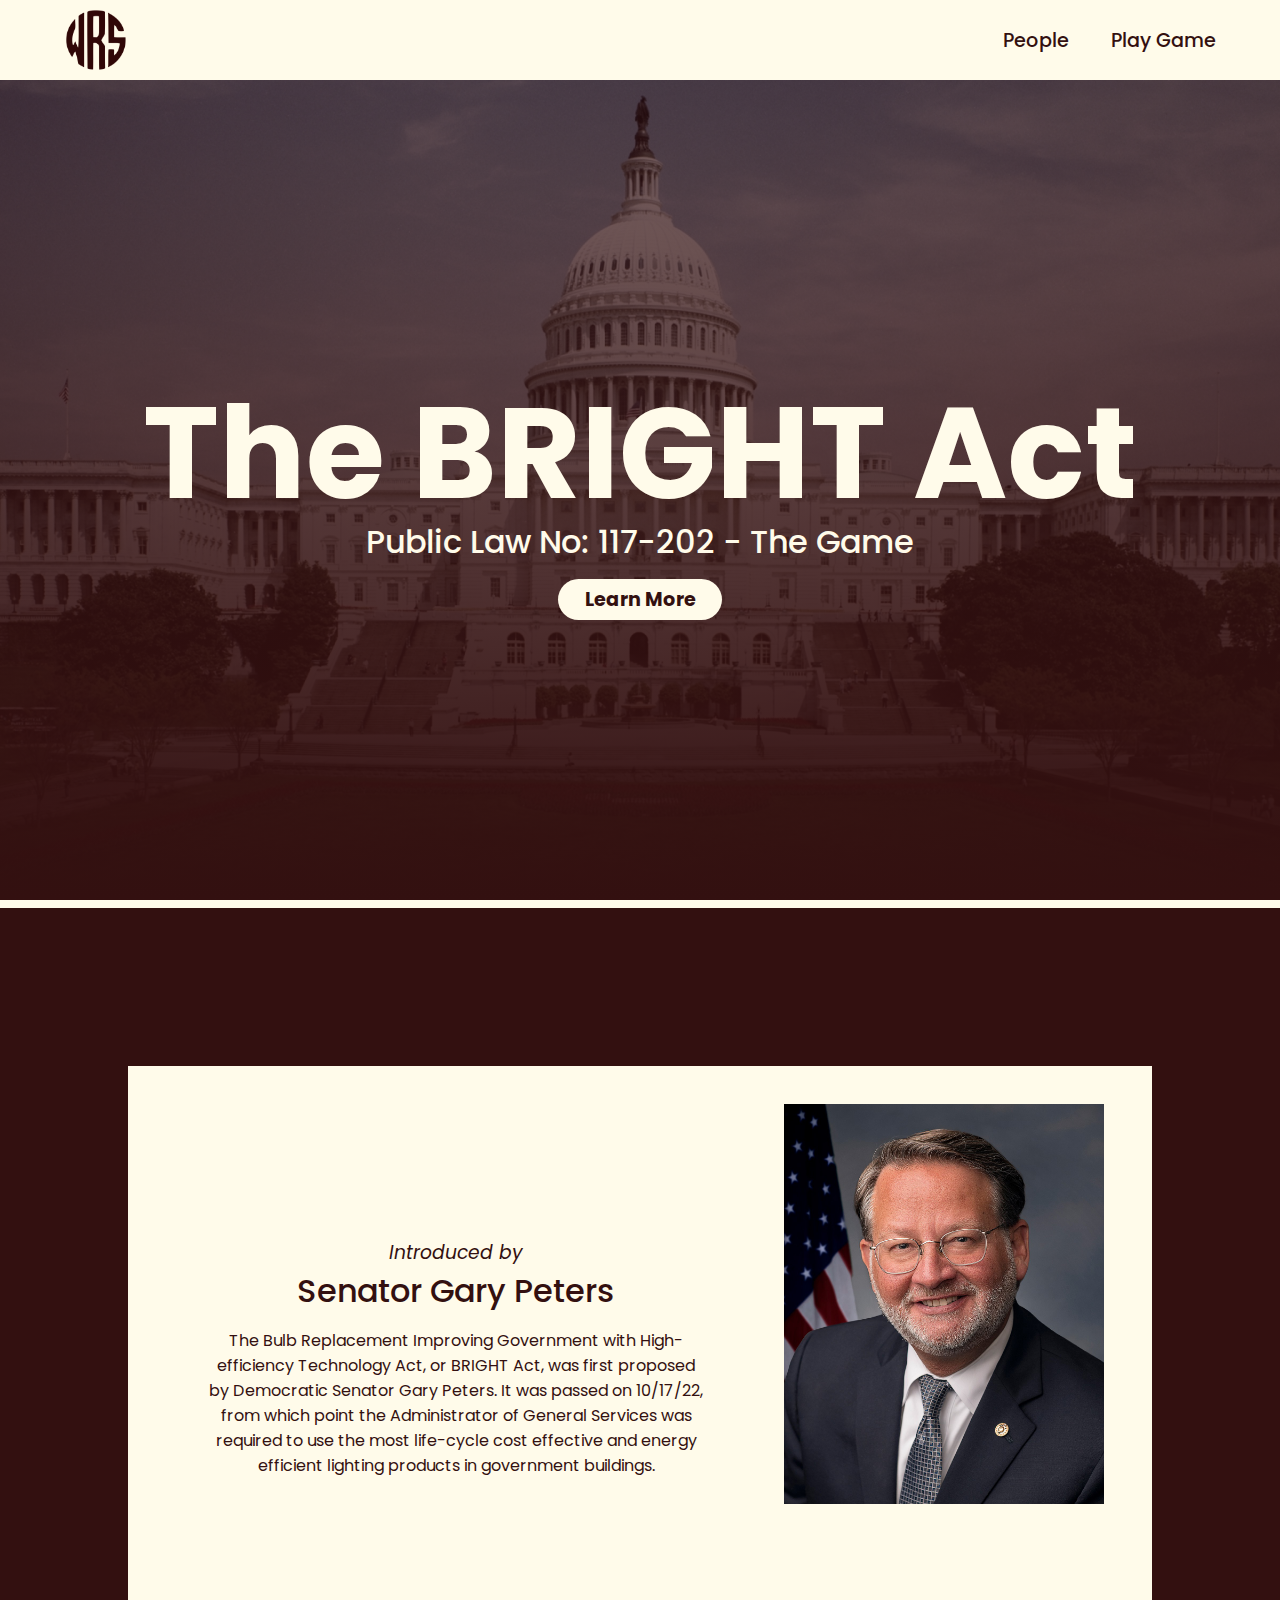
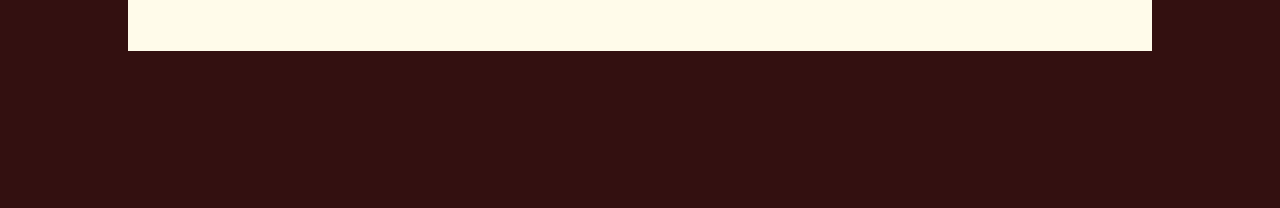
<file: index.html>
<!DOCTYPE html>
<html lang="en">
  <head>
    <meta charset="UTF-8">
    <meta http-equiv="X-UA-Compatible" content="IE=edge">
    <meta name="viewport" content="width=device-width, initial-scale=1.0">
    <link rel="preconnect" href="https://fonts.googleapis.com">
    <link rel="preconnect" href="https://fonts.gstatic.com" crossorigin>
    <link href="https://fonts.googleapis.com/css2?family=IBM+Plex+Sans:wght@400;500&family=Poppins:wght@400;500;700&display=swap" rel="stylesheet">
    <link rel="stylesheet" type="text/css" href="https://wsurett.github.io/The-Bright-Act/style.css">
    <title>Will Surett - The BRIGHT Act</title>
  </head>
  <body>
    <!-- HERO -->
    <div class="hero">
      <!-- NAVBAR -->
      <nav class="navbar">
        <div class="navbar-content">
          <div class="left-box">
            <a href="index.html" class="refresh-page">
              <img src="logo.png" alt="my logo" class="logo">
            </a>
          </div>
          <div class="right-box">
            <a href="people.html" class="play-game hover-underline-animation">People</a>
            <a href="game.html" class="play-game hover-underline-animation">Play Game</a>
          </div>
        </div>
      </nav>
      <!-- END OF NAVBAR -->

      <!-- HERO CONTENT -->
      <div class="hero-content">
        <h1>The BRIGHT Act</h1>
        <h2>Public Law No: 117-202 - The Game</h2>
        <a href="#main" class="learn-more">
          <button class="learn-more-button">Learn More</button>
        </a>
      </div>
      <!-- END OF HERO CONTENT-->
    </div>
    <!-- END OF HERO -->

    <!-- BREAK -->
    <div class="break"></div>

    <!-- MAIN SECTION -->
    <main id="main" class="main">
      <div class="box">
        <div class="box-content">
          <div class="box-text">
            <h3>Introduced by</h3>
            <h2>Senator Gary Peters</h2>
            <p>The Bulb Replacement Improving Government 
              with High-efficiency Technology Act, or BRIGHT Act, was first proposed
            by Democratic Senator Gary Peters. It was passed on 10/17/22, from which point
            the Administrator of General Services was required to use the most life-cycle 
            cost effective and energy efficient lighting products in government buildings.</p>
          </div>
        </div>
        <div class="image-content">
          <img src="gary-peters.jpeg" alt="gary peters" class="gary">
        </div>
      </div>
    </main>
  </body>
</html>
</file>
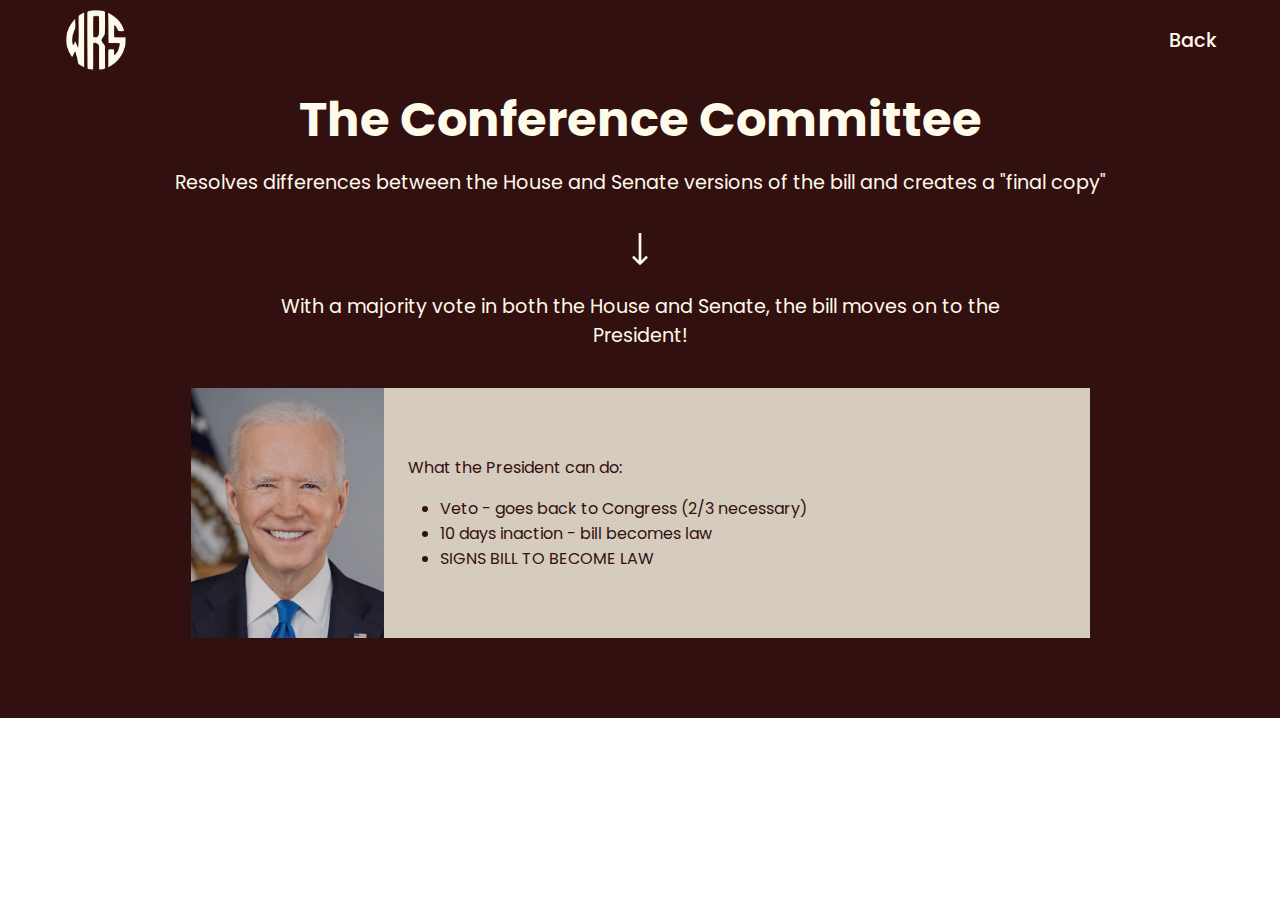
<file: conference.html>
<!DOCTYPE html>
<html lang="en">
  <head>
    <meta charset="UTF-8">
    <meta http-equiv="X-UA-Compatible" content="IE=edge">
    <meta name="viewport" content="width=device-width, initial-scale=1.0">
    <link rel="preconnect" href="https://fonts.googleapis.com">
    <link rel="preconnect" href="https://fonts.gstatic.com" crossorigin>
    <link href="https://fonts.googleapis.com/css2?family=IBM+Plex+Sans:wght@400;500&family=Poppins:wght@400;500;700&display=swap" rel="stylesheet">
    <link rel="stylesheet" type="text/css" href="https://wsurett.github.io/The-Bright-Act/conference-style.css">
    <title>The BRIGHT Game - Conference Committee</title>
  </head>
  <body>
    <!-- NAVBAR -->
    <nav class="navbar">
      <div class="navbar-content">
        <a href="index.html" class="go-back-to-home">
          <img src="logo2.png" alt="my logo" class="logo">
        </a>
        <a href="game.html" class="back hover-underline-animation">Back</a>
      </div>
    </nav>
    <!-- END OF NAVBAR -->

    <!-- START OF MAIN -->
    <main>
      <div class="content">
        <div class="heading">
          <h1>The Conference Committee</h1>
        <p>Resolves differences between the House and Senate versions of the bill and creates
        a "final copy"
        </p>
        </div>
        <div class="arrow-box">
          <svg class="arrow" version="1.0" id="Layer_1" xmlns="http://www.w3.org/2000/svg" xmlns:xlink="http://www.w3.org/1999/xlink" x="0px" y="0px"
	        width="100px" height="100px" viewBox="0 0 100 100" enable-background="new 0 0 100 100" xml:space="preserve">
          <path d="M66.666,65.286l11.953-11.953H10v-6.667h68.619L66.67,34.713L71.383,30l17.644,17.643c1.299,1.302,1.299,3.412-0.003,4.713
	        L71.38,70L66.666,65.286z"/>
        </svg>
        </div>
        <p class="to-pres">With a majority vote in both the House and Senate, the bill moves on to the President!</p>
        <div class="biden-stuff">
          <div class="picture">
            <img src="biden.webp" alt="Joe Biden" class="biden">
          </div>
          <div class="stuff">
            <p>What the President can do:</p>
            <ul class="actions">
              <li>Veto - goes back to Congress (2/3 necessary)</li>
              <li>10 days inaction - bill becomes law</li>
              <li>SIGNS BILL TO BECOME LAW</li>
            </ul>
          </div>
        </div>
      </div>
    </main>
    <!-- END OF MAIN -->
  </body>
</html>
</file>
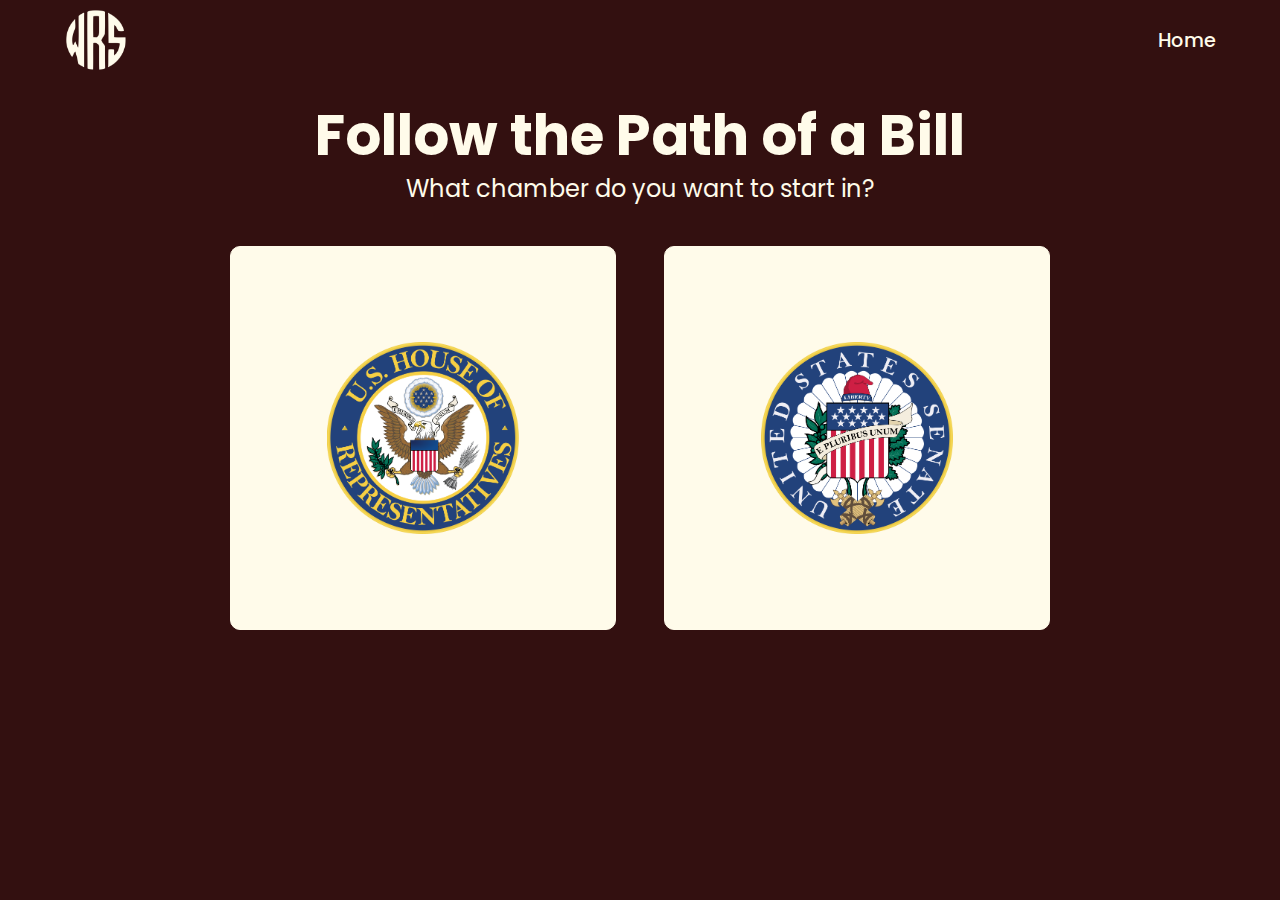
<file: game.html>
<!DOCTYPE html>
<html lang="en">
  <head>
    <meta charset="UTF-8">
    <meta http-equiv="X-UA-Compatible" content="IE=edge">
    <meta name="viewport" content="width=device-width, initial-scale=1.0">
    <link rel="preconnect" href="https://fonts.googleapis.com">
    <link rel="preconnect" href="https://fonts.gstatic.com" crossorigin>
    <link href="https://fonts.googleapis.com/css2?family=IBM+Plex+Sans:wght@400;500&family=Poppins:wght@400;500;700&display=swap" rel="stylesheet">
    <link rel="stylesheet" type="text/css" href="https://wsurett.github.io/The-Bright-Act/game-style.css">
    <title>The BRIGHT Game</title>
  </head>
  <body>
    <!-- NAVBAR -->
    <nav class="navbar">
      <div class="navbar-content">
        <a href="index.html" class="go-back-to-home">
          <img src="logo2.png" alt="my logo" class="logo">
        </a>
        <a href="index.html" class="home hover-underline-animation">Home</a>
      </div>
    </nav>
    <!-- END OF NAVBAR -->

    <!-- MAIN SECTION -->
    <main>
      <div class="container">
        <h2>Follow the Path of a Bill</h2>
        <h6>What chamber do you want to start in?</h6>
      </div>
      <div class="choices">
        <a href="house.html">
          <div class="choice house">
            <img src="house-of-reps.png" alt="house of representatives">
          </div>
        </a>
        <a href="senate.html">
          <div class="choice senate">
            <img src="senate.png" alt="senate">
          </div> 
        </a>
      </div>
    </main>
    <!-- END OF MAIN SECTION-->
  </body>
</html>
</file>
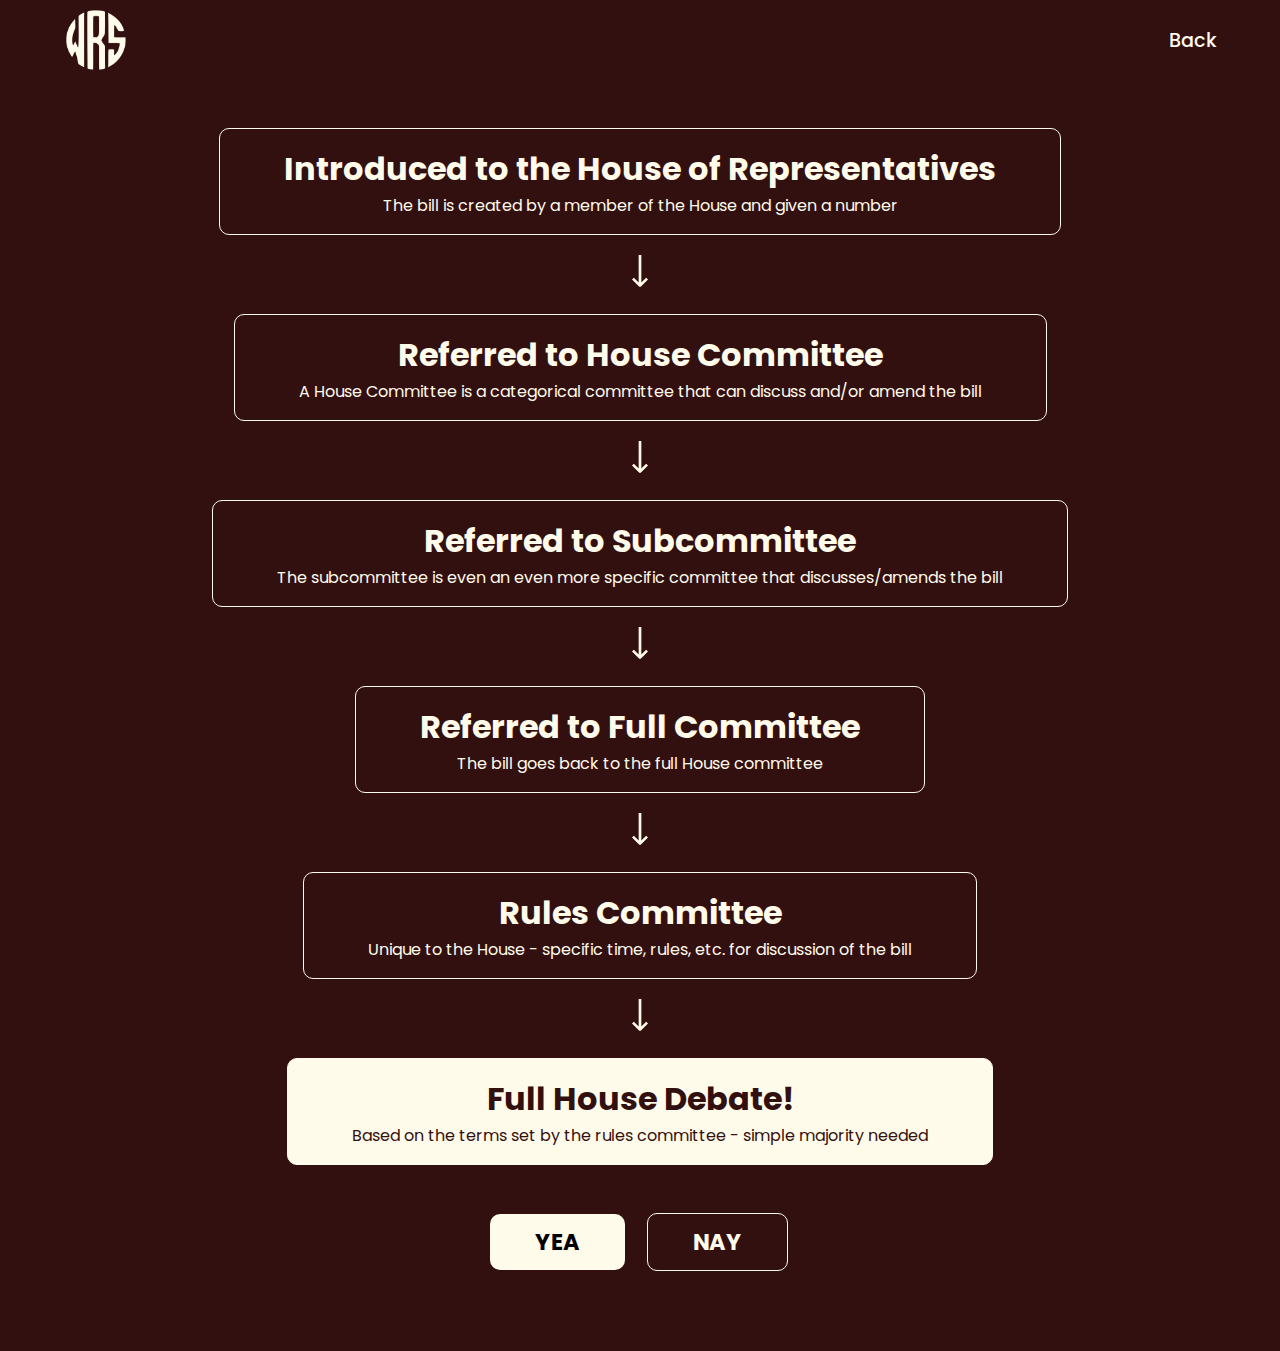
<file: house.html>
<!DOCTYPE html>
<html lang="en">
  <head>
    <meta charset="UTF-8">
    <meta http-equiv="X-UA-Compatible" content="IE=edge">
    <meta name="viewport" content="width=device-width, initial-scale=1.0">
    <link rel="preconnect" href="https://fonts.googleapis.com">
    <link rel="preconnect" href="https://fonts.gstatic.com" crossorigin>
    <link href="https://fonts.googleapis.com/css2?family=IBM+Plex+Sans:wght@400;500&family=Poppins:wght@400;500;700&display=swap" rel="stylesheet">
    <link rel="stylesheet" type="text/css" href="https://wsurett.github.io/The-Bright-Act/house-style.css">
    <title>The BRIGHT Game - House</title>
  </head>
  <body>
    <!-- NAVBAR -->
    <nav class="navbar">
      <div class="navbar-content">
        <a href="index.html" class="go-back-to-home">
          <img src="logo2.png" alt="my logo" class="logo">
        </a>
        <a href="game.html" class="back hover-underline-animation">Back</a>
      </div>
    </nav>
    <!-- END OF NAVBAR -->

    <main>
      <div class="container">
        <!-- STEP 1 -->
        <div class="step">
          <h2>Introduced to the House of Representatives</h2>
          <p>The bill is created by a member of the House and given a number</p>
        </div>
        <div class="arrow-box">
          <svg class="arrow" version="1.0" id="Layer_1" xmlns="http://www.w3.org/2000/svg" xmlns:xlink="http://www.w3.org/1999/xlink" x="0px" y="0px"
	        width="100px" height="100px" viewBox="0 0 100 100" enable-background="new 0 0 100 100" xml:space="preserve">
          <path d="M66.666,65.286l11.953-11.953H10v-6.667h68.619L66.67,34.713L71.383,30l17.644,17.643c1.299,1.302,1.299,3.412-0.003,4.713
	        L71.38,70L66.666,65.286z"/>
        </svg>
        </div>

        <!-- STEP 2 -->
        <div class="step">
          <h2>Referred to House Committee</h2>
          <p>A House Committee is a categorical committee that can discuss and/or amend the bill</p>
        </div>
        <div class="arrow-box">
          <svg class="arrow" version="1.0" id="Layer_1" xmlns="http://www.w3.org/2000/svg" xmlns:xlink="http://www.w3.org/1999/xlink" x="0px" y="0px"
	        width="100px" height="100px" viewBox="0 0 100 100" enable-background="new 0 0 100 100" xml:space="preserve">
          <path d="M66.666,65.286l11.953-11.953H10v-6.667h68.619L66.67,34.713L71.383,30l17.644,17.643c1.299,1.302,1.299,3.412-0.003,4.713
	        L71.38,70L66.666,65.286z"/>
        </svg>
        </div>

        <!-- STEP 3 -->
        <div class="step">
          <h2>Referred to Subcommittee</h2>
          <p>The subcommittee is even an even more specific committee that discusses/amends the bill</p>
        </div>
        <div class="arrow-box">
          <svg class="arrow" version="1.0" id="Layer_1" xmlns="http://www.w3.org/2000/svg" xmlns:xlink="http://www.w3.org/1999/xlink" x="0px" y="0px"
	        width="100px" height="100px" viewBox="0 0 100 100" enable-background="new 0 0 100 100" xml:space="preserve">
          <path d="M66.666,65.286l11.953-11.953H10v-6.667h68.619L66.67,34.713L71.383,30l17.644,17.643c1.299,1.302,1.299,3.412-0.003,4.713
	        L71.38,70L66.666,65.286z"/>
        </svg>
        </div>

        <!-- STEP 4 -->
        <div class="step">
          <h2>Referred to Full Committee</h2>
          <p>The bill goes back to the full House committee</p>
        </div>
        <div class="arrow-box">
          <svg class="arrow" version="1.0" id="Layer_1" xmlns="http://www.w3.org/2000/svg" xmlns:xlink="http://www.w3.org/1999/xlink" x="0px" y="0px"
	        width="100px" height="100px" viewBox="0 0 100 100" enable-background="new 0 0 100 100" xml:space="preserve">
          <path d="M66.666,65.286l11.953-11.953H10v-6.667h68.619L66.67,34.713L71.383,30l17.644,17.643c1.299,1.302,1.299,3.412-0.003,4.713
	        L71.38,70L66.666,65.286z"/>
        </svg>
        </div>

        <!-- STEP 4 -->
        <div class="step rules">
          <h2>Rules Committee</h2>
          <p>Unique to the House - specific time, rules, etc. for discussion of the bill</p>
        </div>
        <div class="arrow-box">
          <svg class="arrow" version="1.0" id="Layer_1" xmlns="http://www.w3.org/2000/svg" xmlns:xlink="http://www.w3.org/1999/xlink" x="0px" y="0px"
	        width="100px" height="100px" viewBox="0 0 100 100" enable-background="new 0 0 100 100" xml:space="preserve">
          <path d="M66.666,65.286l11.953-11.953H10v-6.667h68.619L66.67,34.713L71.383,30l17.644,17.643c1.299,1.302,1.299,3.412-0.003,4.713
	        L71.38,70L66.666,65.286z"/>
        </svg>
        </div>

        <!-- STEP 5 -->
        <div class="step debate">
          <h2>Full House Debate!</h2>
          <p>Based on the terms set by the rules committee - simple majority needed</p>
        </div>

        <!-- VOTE -->
        <div class="buttons">
          <a href="senate2.html">
            <button class="yea">Yea</button>
          </a>
          <a href="game.html">
            <button class="nay">Nay</button>
          </a>
        </div>
      </div>
    </main>
  </body>
</html>
</file>
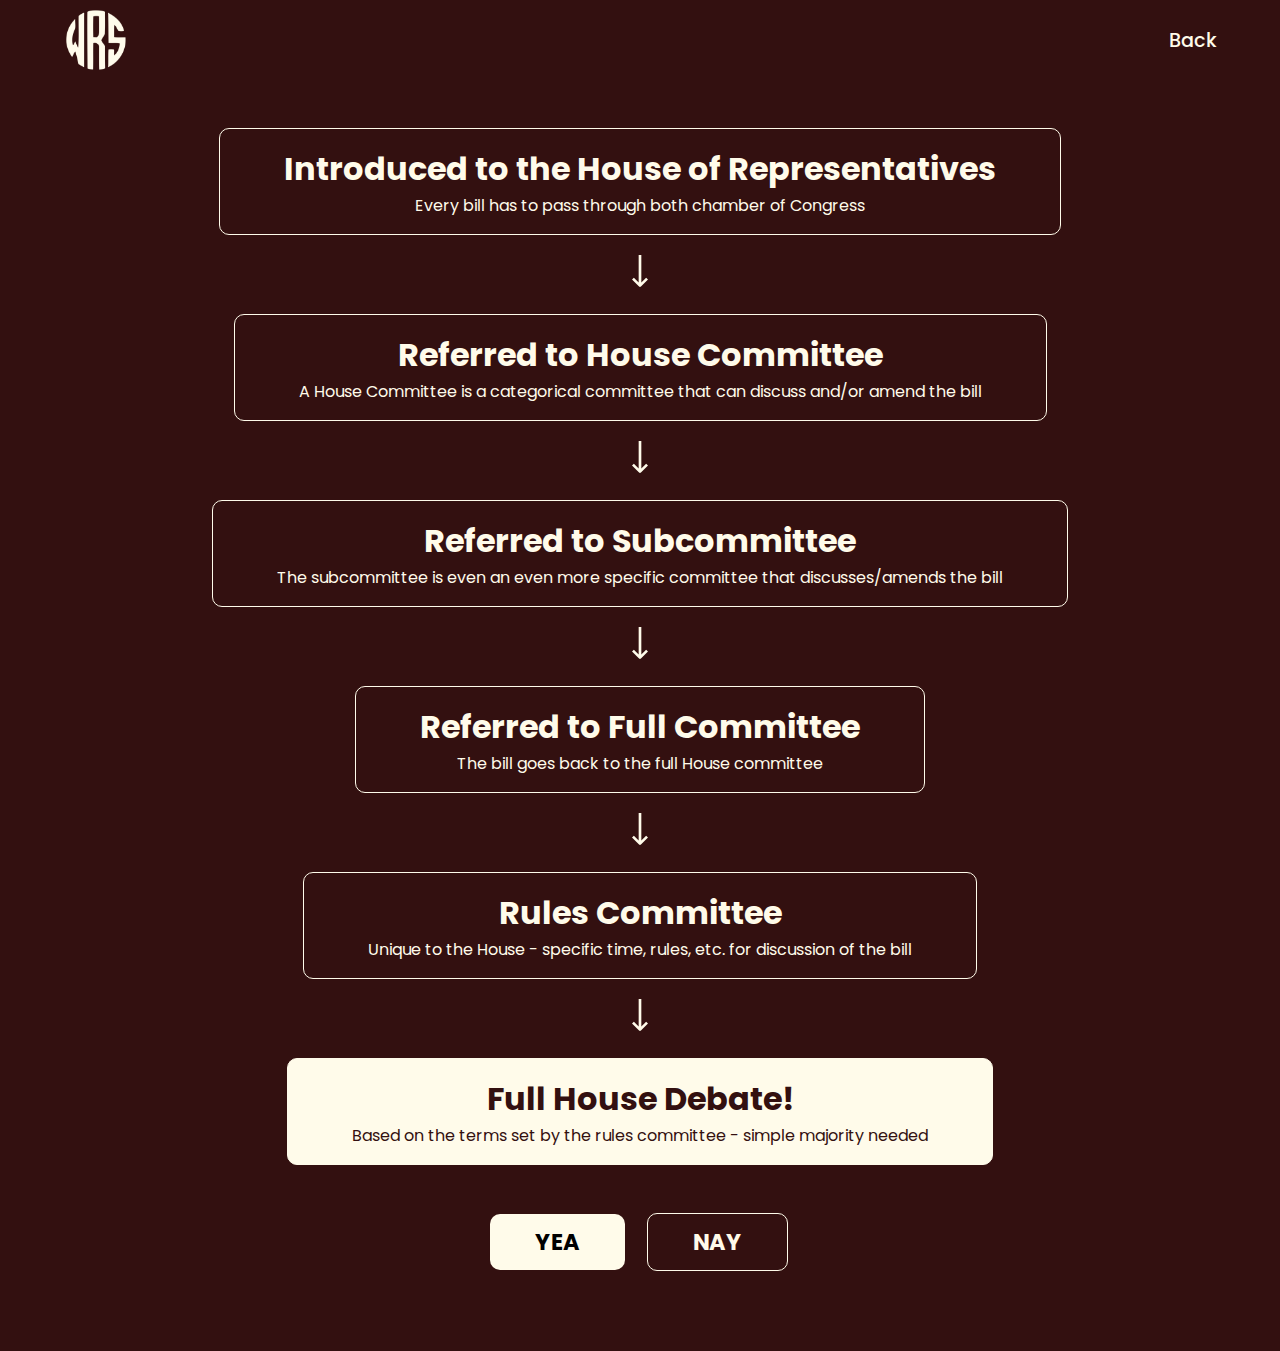
<file: house2.html>
<!DOCTYPE html>
<html lang="en">
  <head>
    <meta charset="UTF-8">
    <meta http-equiv="X-UA-Compatible" content="IE=edge">
    <meta name="viewport" content="width=device-width, initial-scale=1.0">
    <link rel="preconnect" href="https://fonts.googleapis.com">
    <link rel="preconnect" href="https://fonts.gstatic.com" crossorigin>
    <link href="https://fonts.googleapis.com/css2?family=IBM+Plex+Sans:wght@400;500&family=Poppins:wght@400;500;700&display=swap" rel="stylesheet">
    <link rel="stylesheet" type="text/css" href="https://wsurett.github.io/The-Bright-Act/house-style.css">
    <title>The BRIGHT Game - House2</title>
  </head>
  <body>
    <!-- NAVBAR -->
    <nav class="navbar">
      <div class="navbar-content">
        <a href="index.html" class="go-back-to-home">
          <img src="logo2.png" alt="my logo" class="logo">
        </a>
        <a href="game.html" class="back hover-underline-animation">Back</a>
      </div>
    </nav>
    <!-- END OF NAVBAR -->

    <main>
      <div class="container">
        <!-- STEP 1 -->
        <div class="step">
          <h2>Introduced to the House of Representatives</h2>
          <p>Every bill has to pass through both chamber of Congress</p>
        </div>
        <div class="arrow-box">
          <svg class="arrow" version="1.0" id="Layer_1" xmlns="http://www.w3.org/2000/svg" xmlns:xlink="http://www.w3.org/1999/xlink" x="0px" y="0px"
	        width="100px" height="100px" viewBox="0 0 100 100" enable-background="new 0 0 100 100" xml:space="preserve">
          <path d="M66.666,65.286l11.953-11.953H10v-6.667h68.619L66.67,34.713L71.383,30l17.644,17.643c1.299,1.302,1.299,3.412-0.003,4.713
	        L71.38,70L66.666,65.286z"/>
        </svg>
        </div>

        <!-- STEP 2 -->
        <div class="step">
          <h2>Referred to House Committee</h2>
          <p>A House Committee is a categorical committee that can discuss and/or amend the bill</p>
        </div>
        <div class="arrow-box">
          <svg class="arrow" version="1.0" id="Layer_1" xmlns="http://www.w3.org/2000/svg" xmlns:xlink="http://www.w3.org/1999/xlink" x="0px" y="0px"
	        width="100px" height="100px" viewBox="0 0 100 100" enable-background="new 0 0 100 100" xml:space="preserve">
          <path d="M66.666,65.286l11.953-11.953H10v-6.667h68.619L66.67,34.713L71.383,30l17.644,17.643c1.299,1.302,1.299,3.412-0.003,4.713
	        L71.38,70L66.666,65.286z"/>
        </svg>
        </div>

        <!-- STEP 3 -->
        <div class="step">
          <h2>Referred to Subcommittee</h2>
          <p>The subcommittee is even an even more specific committee that discusses/amends the bill</p>
        </div>
        <div class="arrow-box">
          <svg class="arrow" version="1.0" id="Layer_1" xmlns="http://www.w3.org/2000/svg" xmlns:xlink="http://www.w3.org/1999/xlink" x="0px" y="0px"
	        width="100px" height="100px" viewBox="0 0 100 100" enable-background="new 0 0 100 100" xml:space="preserve">
          <path d="M66.666,65.286l11.953-11.953H10v-6.667h68.619L66.67,34.713L71.383,30l17.644,17.643c1.299,1.302,1.299,3.412-0.003,4.713
	        L71.38,70L66.666,65.286z"/>
        </svg>
        </div>

        <!-- STEP 4 -->
        <div class="step">
          <h2>Referred to Full Committee</h2>
          <p>The bill goes back to the full House committee</p>
        </div>
        <div class="arrow-box">
          <svg class="arrow" version="1.0" id="Layer_1" xmlns="http://www.w3.org/2000/svg" xmlns:xlink="http://www.w3.org/1999/xlink" x="0px" y="0px"
	        width="100px" height="100px" viewBox="0 0 100 100" enable-background="new 0 0 100 100" xml:space="preserve">
          <path d="M66.666,65.286l11.953-11.953H10v-6.667h68.619L66.67,34.713L71.383,30l17.644,17.643c1.299,1.302,1.299,3.412-0.003,4.713
	        L71.38,70L66.666,65.286z"/>
        </svg>
        </div>

        <!-- STEP 4 -->
        <div class="step rules">
          <h2>Rules Committee</h2>
          <p>Unique to the House - specific time, rules, etc. for discussion of the bill</p>
        </div>
        <div class="arrow-box">
          <svg class="arrow" version="1.0" id="Layer_1" xmlns="http://www.w3.org/2000/svg" xmlns:xlink="http://www.w3.org/1999/xlink" x="0px" y="0px"
	        width="100px" height="100px" viewBox="0 0 100 100" enable-background="new 0 0 100 100" xml:space="preserve">
          <path d="M66.666,65.286l11.953-11.953H10v-6.667h68.619L66.67,34.713L71.383,30l17.644,17.643c1.299,1.302,1.299,3.412-0.003,4.713
	        L71.38,70L66.666,65.286z"/>
        </svg>
        </div>

        <!-- STEP 5 -->
        <div class="step debate">
          <h2>Full House Debate!</h2>
          <p>Based on the terms set by the rules committee - simple majority needed</p>
        </div>

        <!-- VOTE -->
        <div class="buttons">
          <a href="conference.html">
            <button class="yea">Yea</button>
          </a>
          <a href="game.html">
            <button class="nay">Nay</button>
          </a>
        </div>
      </div>
    </main>
  </body>
</html>
</file>
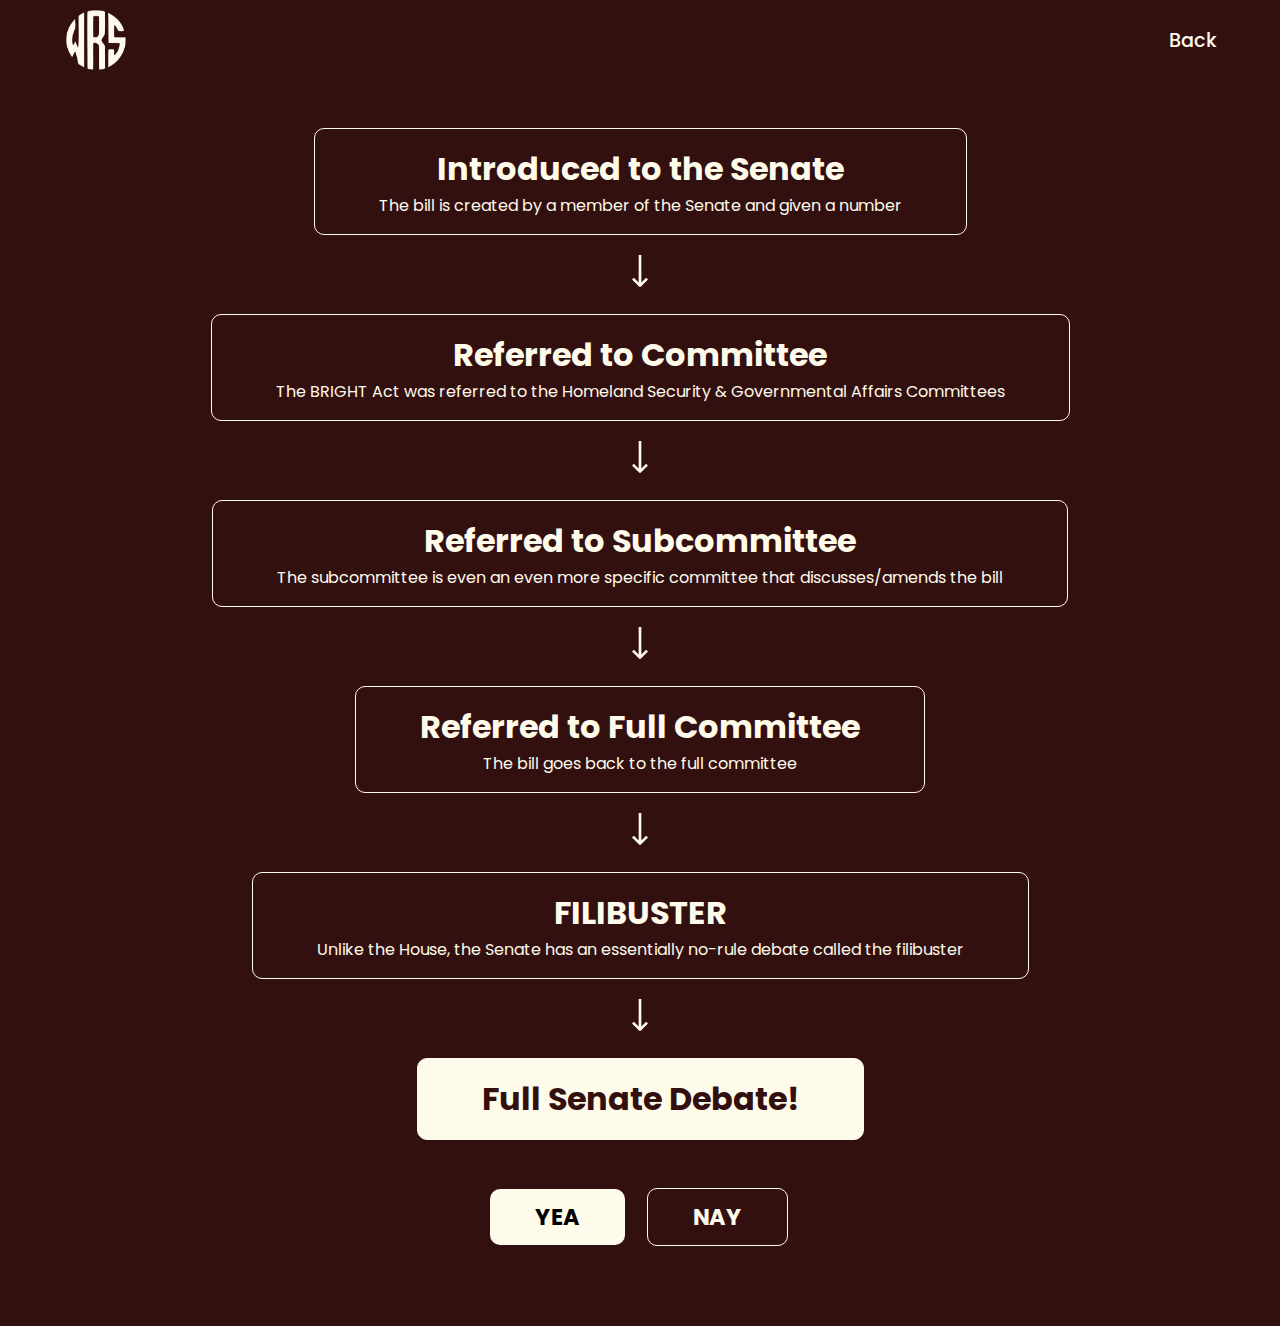
<file: senate.html>
<!DOCTYPE html>
<html lang="en">
  <head>
    <meta charset="UTF-8">
    <meta http-equiv="X-UA-Compatible" content="IE=edge">
    <meta name="viewport" content="width=device-width, initial-scale=1.0">
    <link rel="preconnect" href="https://fonts.googleapis.com">
    <link rel="preconnect" href="https://fonts.gstatic.com" crossorigin>
    <link href="https://fonts.googleapis.com/css2?family=IBM+Plex+Sans:wght@400;500&family=Poppins:wght@400;500;700&display=swap" rel="stylesheet">
    <link rel="stylesheet" type="text/css" href="https://wsurett.github.io/The-Bright-Act/senate-style.css">
    <title>The BRIGHT Game - Senate</title>
  </head>
  <body>
    <!-- NAVBAR -->
    <nav class="navbar">
      <div class="navbar-content">
        <a href="index.html" class="go-back-to-home">
          <img src="logo2.png" alt="my logo" class="logo">
        </a>
        <a href="game.html" class="back hover-underline-animation">Back</a>
      </div>
    </nav>
    <!-- END OF NAVBAR -->

    <main>
      <div class="container">
        <!-- STEP 1 -->
        <div class="step">
          <h2>Introduced to the Senate</h2>
          <p>The bill is created by a member of the Senate and given a number</p>
        </div>
        <div class="arrow-box">
          <svg class="arrow" version="1.0" id="Layer_1" xmlns="http://www.w3.org/2000/svg" xmlns:xlink="http://www.w3.org/1999/xlink" x="0px" y="0px"
	        width="100px" height="100px" viewBox="0 0 100 100" enable-background="new 0 0 100 100" xml:space="preserve">
          <path d="M66.666,65.286l11.953-11.953H10v-6.667h68.619L66.67,34.713L71.383,30l17.644,17.643c1.299,1.302,1.299,3.412-0.003,4.713
	        L71.38,70L66.666,65.286z"/>
        </svg>
        </div>

        <!-- STEP 2 -->
        <div class="step">
          <h2>Referred to Committee</h2>
          <p>The BRIGHT Act was referred to the Homeland Security & Governmental Affairs Committees</p>
        </div>
        <div class="arrow-box">
          <svg class="arrow" version="1.0" id="Layer_1" xmlns="http://www.w3.org/2000/svg" xmlns:xlink="http://www.w3.org/1999/xlink" x="0px" y="0px"
	        width="100px" height="100px" viewBox="0 0 100 100" enable-background="new 0 0 100 100" xml:space="preserve">
          <path d="M66.666,65.286l11.953-11.953H10v-6.667h68.619L66.67,34.713L71.383,30l17.644,17.643c1.299,1.302,1.299,3.412-0.003,4.713
	        L71.38,70L66.666,65.286z"/>
        </svg>
        </div>

        <!-- STEP 3 -->
        <div class="step">
          <h2>Referred to Subcommittee</h2>
          <p>The subcommittee is even an even more specific committee that discusses/amends the bill</p>
        </div>
        <div class="arrow-box">
          <svg class="arrow" version="1.0" id="Layer_1" xmlns="http://www.w3.org/2000/svg" xmlns:xlink="http://www.w3.org/1999/xlink" x="0px" y="0px"
	        width="100px" height="100px" viewBox="0 0 100 100" enable-background="new 0 0 100 100" xml:space="preserve">
          <path d="M66.666,65.286l11.953-11.953H10v-6.667h68.619L66.67,34.713L71.383,30l17.644,17.643c1.299,1.302,1.299,3.412-0.003,4.713
	        L71.38,70L66.666,65.286z"/>
        </svg>
        </div>

        <!-- STEP 4 -->
        <div class="step">
          <h2>Referred to Full Committee</h2>
          <p>The bill goes back to the full committee</p>
        </div>
        <div class="arrow-box">
          <svg class="arrow" version="1.0" id="Layer_1" xmlns="http://www.w3.org/2000/svg" xmlns:xlink="http://www.w3.org/1999/xlink" x="0px" y="0px"
	        width="100px" height="100px" viewBox="0 0 100 100" enable-background="new 0 0 100 100" xml:space="preserve">
          <path d="M66.666,65.286l11.953-11.953H10v-6.667h68.619L66.67,34.713L71.383,30l17.644,17.643c1.299,1.302,1.299,3.412-0.003,4.713
	        L71.38,70L66.666,65.286z"/>
        </svg>
        </div>

        <!-- STEP 4 -->
        <div class="step filibuster">
          <h2>FILIBUSTER</h2>
          <p>Unlike the House, the Senate has an essentially no-rule debate called the filibuster</p>
        </div>
        <div class="arrow-box">
          <svg class="arrow" version="1.0" id="Layer_1" xmlns="http://www.w3.org/2000/svg" xmlns:xlink="http://www.w3.org/1999/xlink" x="0px" y="0px"
	        width="100px" height="100px" viewBox="0 0 100 100" enable-background="new 0 0 100 100" xml:space="preserve">
          <path d="M66.666,65.286l11.953-11.953H10v-6.667h68.619L66.67,34.713L71.383,30l17.644,17.643c1.299,1.302,1.299,3.412-0.003,4.713
	        L71.38,70L66.666,65.286z"/>
        </svg>
        </div>

        <!-- STEP 5 -->
        <div class="step debate">
          <h2>Full Senate Debate!</h2>
        </div>

        <!-- VOTE -->
        <div class="buttons">
          <a href="house2.html">
            <button class="yea">Yea</button>
          </a>
          <a href="game.html">
            <button class="nay">Nay</button>
          </a>
        </div>
      </div>
    </main>
  </body>
</html>
</file>
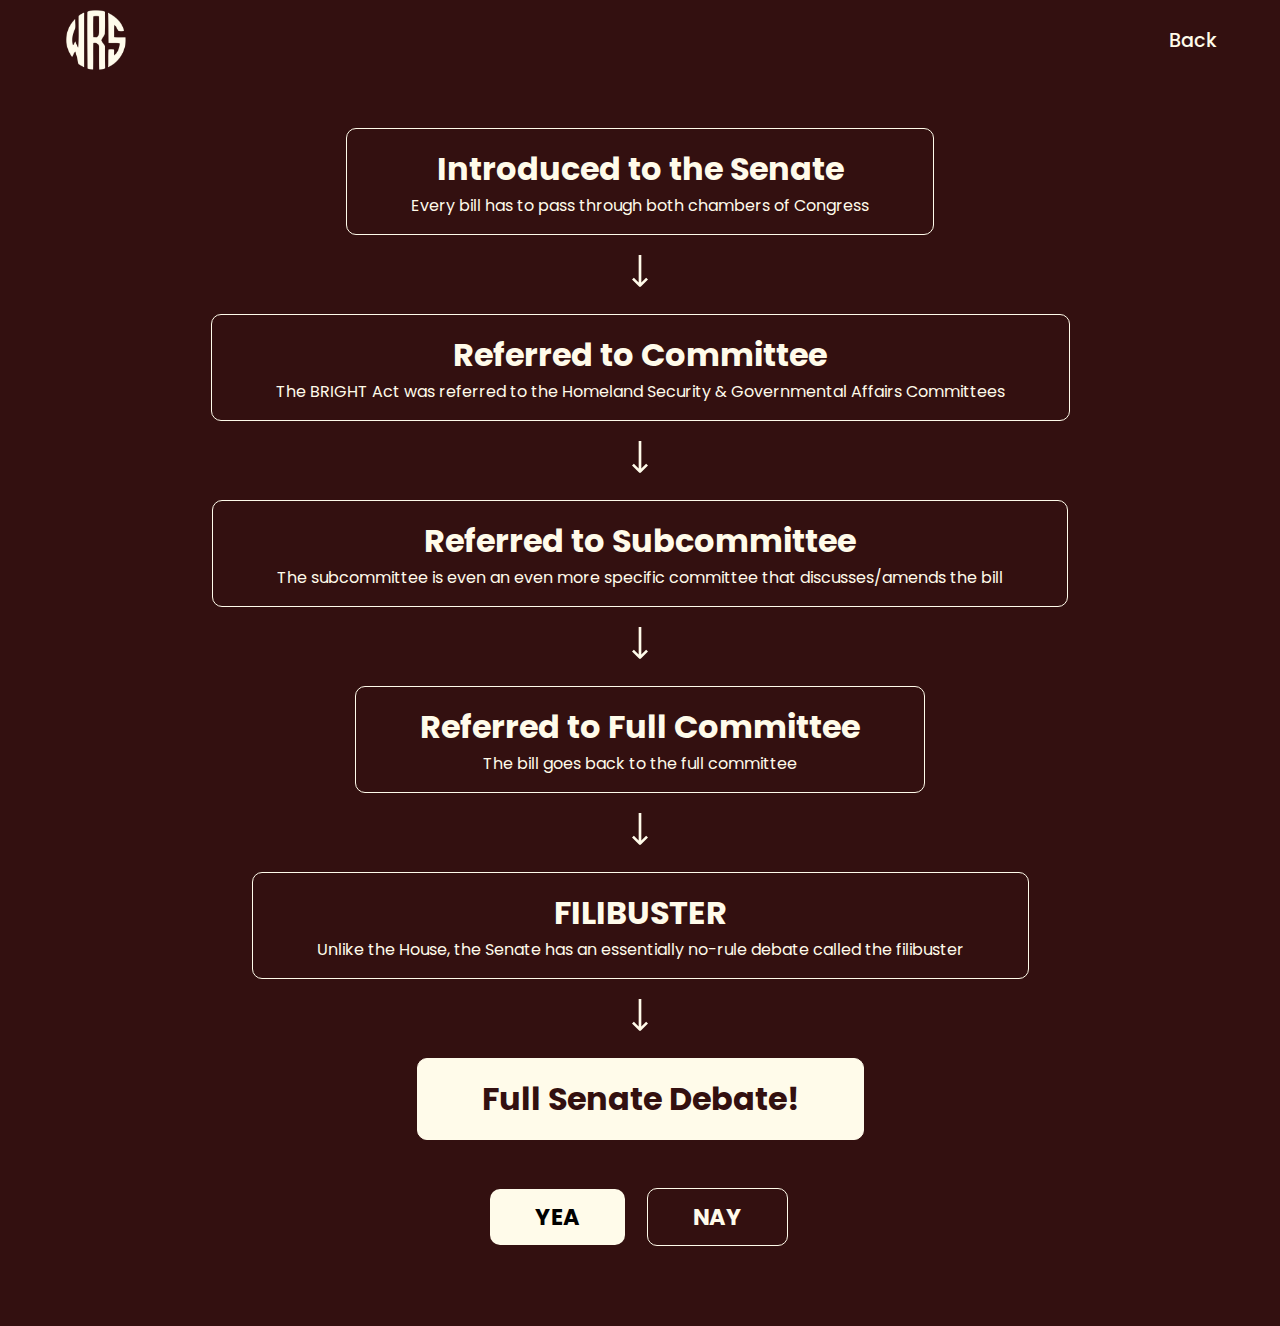
<file: senate2.html>
<!DOCTYPE html>
<html lang="en">
  <head>
    <meta charset="UTF-8">
    <meta http-equiv="X-UA-Compatible" content="IE=edge">
    <meta name="viewport" content="width=device-width, initial-scale=1.0">
    <link rel="preconnect" href="https://fonts.googleapis.com">
    <link rel="preconnect" href="https://fonts.gstatic.com" crossorigin>
    <link href="https://fonts.googleapis.com/css2?family=IBM+Plex+Sans:wght@400;500&family=Poppins:wght@400;500;700&display=swap" rel="stylesheet">
    <link rel="stylesheet" type="text/css" href="https://wsurett.github.io/The-Bright-Act/senate-style.css">
    <title>The BRIGHT Game - Senate2</title>
  </head>
  <body>
    <!-- NAVBAR -->
    <nav class="navbar">
      <div class="navbar-content">
        <a href="index.html" class="go-back-to-home">
          <img src="logo2.png" alt="my logo" class="logo">
        </a>
        <a href="game.html" class="back hover-underline-animation">Back</a>
      </div>
    </nav>
    <!-- END OF NAVBAR -->

    <main>
      <div class="container">
        <!-- STEP 1 -->
        <div class="step">
          <h2>Introduced to the Senate</h2>
          <p>Every bill has to pass through both chambers of Congress</p>
        </div>
        <div class="arrow-box">
          <svg class="arrow" version="1.0" id="Layer_1" xmlns="http://www.w3.org/2000/svg" xmlns:xlink="http://www.w3.org/1999/xlink" x="0px" y="0px"
	        width="100px" height="100px" viewBox="0 0 100 100" enable-background="new 0 0 100 100" xml:space="preserve">
          <path d="M66.666,65.286l11.953-11.953H10v-6.667h68.619L66.67,34.713L71.383,30l17.644,17.643c1.299,1.302,1.299,3.412-0.003,4.713
	        L71.38,70L66.666,65.286z"/>
        </svg>
        </div>

        <!-- STEP 2 -->
        <div class="step">
          <h2>Referred to Committee</h2>
          <p>The BRIGHT Act was referred to the Homeland Security & Governmental Affairs Committees</p>
        </div>
        <div class="arrow-box">
          <svg class="arrow" version="1.0" id="Layer_1" xmlns="http://www.w3.org/2000/svg" xmlns:xlink="http://www.w3.org/1999/xlink" x="0px" y="0px"
	        width="100px" height="100px" viewBox="0 0 100 100" enable-background="new 0 0 100 100" xml:space="preserve">
          <path d="M66.666,65.286l11.953-11.953H10v-6.667h68.619L66.67,34.713L71.383,30l17.644,17.643c1.299,1.302,1.299,3.412-0.003,4.713
	        L71.38,70L66.666,65.286z"/>
        </svg>
        </div>

        <!-- STEP 3 -->
        <div class="step">
          <h2>Referred to Subcommittee</h2>
          <p>The subcommittee is even an even more specific committee that discusses/amends the bill</p>
        </div>
        <div class="arrow-box">
          <svg class="arrow" version="1.0" id="Layer_1" xmlns="http://www.w3.org/2000/svg" xmlns:xlink="http://www.w3.org/1999/xlink" x="0px" y="0px"
	        width="100px" height="100px" viewBox="0 0 100 100" enable-background="new 0 0 100 100" xml:space="preserve">
          <path d="M66.666,65.286l11.953-11.953H10v-6.667h68.619L66.67,34.713L71.383,30l17.644,17.643c1.299,1.302,1.299,3.412-0.003,4.713
	        L71.38,70L66.666,65.286z"/>
        </svg>
        </div>

        <!-- STEP 4 -->
        <div class="step">
          <h2>Referred to Full Committee</h2>
          <p>The bill goes back to the full committee</p>
        </div>
        <div class="arrow-box">
          <svg class="arrow" version="1.0" id="Layer_1" xmlns="http://www.w3.org/2000/svg" xmlns:xlink="http://www.w3.org/1999/xlink" x="0px" y="0px"
	        width="100px" height="100px" viewBox="0 0 100 100" enable-background="new 0 0 100 100" xml:space="preserve">
          <path d="M66.666,65.286l11.953-11.953H10v-6.667h68.619L66.67,34.713L71.383,30l17.644,17.643c1.299,1.302,1.299,3.412-0.003,4.713
	        L71.38,70L66.666,65.286z"/>
        </svg>
        </div>

        <!-- STEP 4 -->
        <div class="step filibuster">
          <h2>FILIBUSTER</h2>
          <p>Unlike the House, the Senate has an essentially no-rule debate called the filibuster</p>
        </div>
        <div class="arrow-box">
          <svg class="arrow" version="1.0" id="Layer_1" xmlns="http://www.w3.org/2000/svg" xmlns:xlink="http://www.w3.org/1999/xlink" x="0px" y="0px"
	        width="100px" height="100px" viewBox="0 0 100 100" enable-background="new 0 0 100 100" xml:space="preserve">
          <path d="M66.666,65.286l11.953-11.953H10v-6.667h68.619L66.67,34.713L71.383,30l17.644,17.643c1.299,1.302,1.299,3.412-0.003,4.713
	        L71.38,70L66.666,65.286z"/>
        </svg>
        </div>

        <!-- STEP 5 -->
        <div class="step debate">
          <h2>Full Senate Debate!</h2>
        </div>

        <!-- VOTE -->
        <div class="buttons">
          <a href="conference.html">
            <button class="yea">Yea</button>
          </a>
          <a href="game.html">
            <button class="nay">Nay</button>
          </a>
        </div>
      </div>
    </main>
  </body>
</html>
</file>
